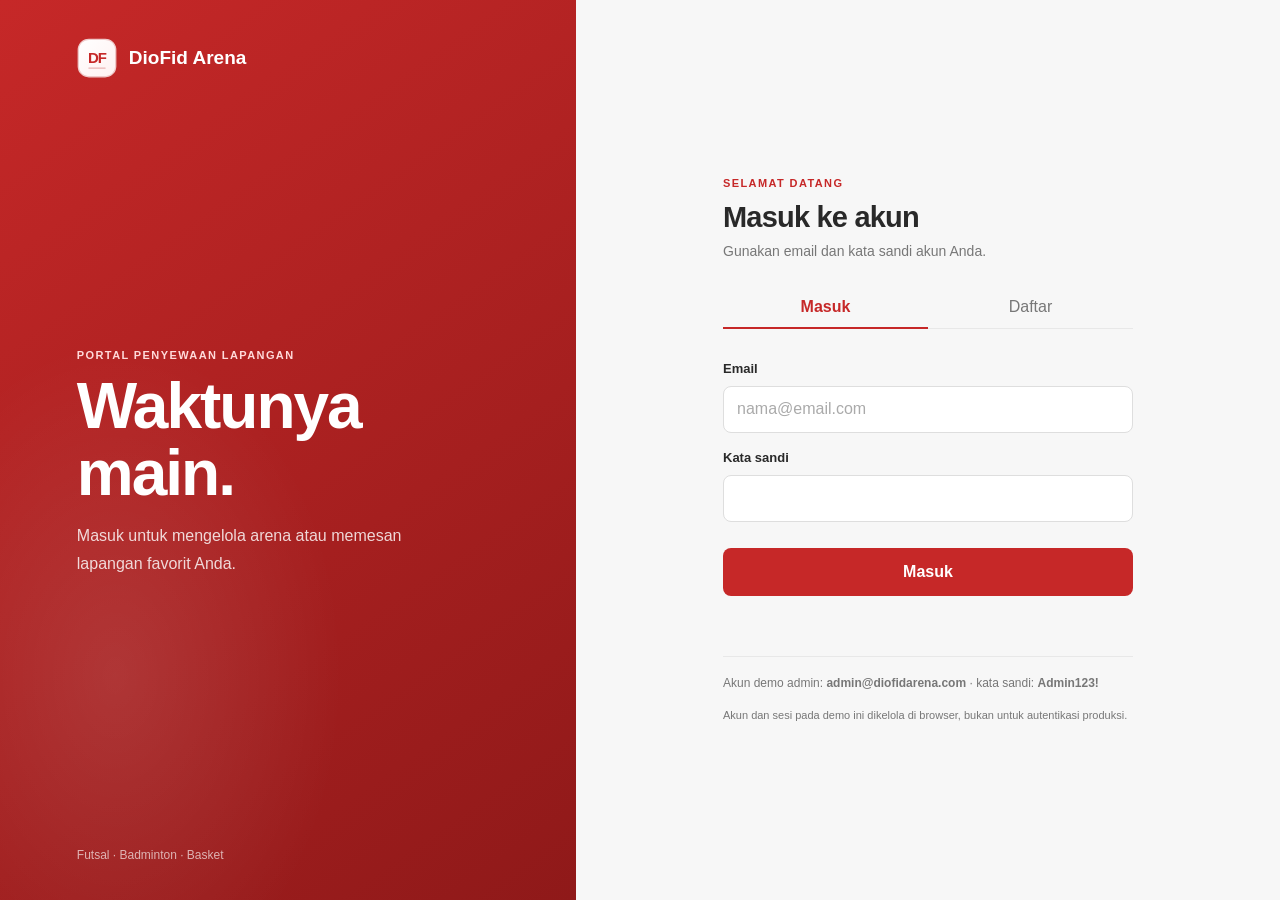
<file: index.html>
<!DOCTYPE html>
<html lang="id">
<head>
  <meta charset="UTF-8">
  <meta name="viewport" content="width=device-width, initial-scale=1.0">
  <meta name="theme-color" content="#c62828">
  <meta name="description" content="Masuk atau daftar untuk menggunakan DioFid Arena.">
  <title>Masuk | DioFid Arena</title>
  <link rel="icon" type="image/svg+xml" href="assets/logo.svg">
  <link rel="stylesheet" href="assets/css/portal.css">
  <script src="assets/js/auth.js" defer></script>
</head>
<body data-page="auth">
  <main class="auth-layout">
    <section class="brand-panel" aria-label="Tentang DioFid Arena">
      <a class="brand" href="index.html">
        <img class="brand-mark" src="assets/logo.svg" alt="">
        <span>DioFid Arena</span>
      </a>
      <div class="brand-copy">
        <p class="eyebrow">PORTAL PENYEWAAN LAPANGAN</p>
        <h1>Waktunya main.</h1>
        <p>Masuk untuk mengelola arena atau memesan lapangan favorit Anda.</p>
      </div>
      <p class="brand-caption">Futsal · Badminton · Basket</p>
    </section>

    <section class="form-panel" aria-labelledby="form-title">
      <div class="form-wrap">
        <div class="form-heading">
          <p class="eyebrow">SELAMAT DATANG</p>
          <h2 id="form-title">Masuk ke akun</h2>
          <p id="form-description">Gunakan email dan kata sandi akun Anda.</p>
        </div>

        <div class="form-tabs" role="tablist" aria-label="Akses akun">
          <button class="form-tab active" id="login-tab" type="button" role="tab" aria-selected="true" data-mode="login">Masuk</button>
          <button class="form-tab" id="register-tab" type="button" role="tab" aria-selected="false" data-mode="register">Daftar</button>
        </div>

        <form class="auth-form" id="login-form">
          <label for="login-email">Email</label>
          <input id="login-email" name="email" type="email" autocomplete="username" placeholder="nama@email.com" required>

          <label for="login-password">Kata sandi</label>
          <input id="login-password" name="password" type="password" autocomplete="current-password" required>

          <button class="submit-button" type="submit">Masuk</button>
        </form>

        <form class="auth-form" id="register-form" hidden>
          <label for="register-name">Nama lengkap</label>
          <input id="register-name" name="name" type="text" minlength="2" autocomplete="name" required>

          <label for="register-email">Email</label>
          <input id="register-email" name="email" type="email" autocomplete="email" placeholder="nama@email.com" required>

          <label for="register-password">Kata sandi (minimal 8 karakter)</label>
          <input id="register-password" name="password" type="password" minlength="8" autocomplete="new-password" required>

          <button class="submit-button" type="submit">Daftar sebagai pelanggan</button>
        </form>

        <p class="form-message" id="form-message" role="status" aria-live="polite"></p>
        <p class="admin-hint">Akun demo admin: <strong>admin@diofidarena.com</strong> · kata sandi: <strong>Admin123!</strong></p>
        <p class="auth-disclaimer">Akun dan sesi pada demo ini dikelola di browser, bukan untuk autentikasi produksi.</p>
      </div>
    </section>
  </main>
</body>
</html>
</file>
<file: assets/css/portal.css>
:root {
  color-scheme: light;
  --red: #c62828;
  --red-dark: #a91f1f;
  --ink: #292929;
  --muted: #777;
  --line: #e8e8e8;
  --surface: #fff;
  --background: #f7f7f7;
  --green: #23834b;
}

* {
  box-sizing: border-box;
}

body {
  min-width: 320px;
  min-height: 100vh;
  margin: 0;
  background: var(--background);
  color: var(--ink);
  font-family: Arial, Helvetica, sans-serif;
}

button,
input {
  font: inherit;
}

.auth-layout {
  display: grid;
  min-height: 100vh;
  grid-template-columns: minmax(300px, 0.9fr) minmax(420px, 1.1fr);
}

.brand-panel {
  display: flex;
  min-height: 100vh;
  flex-direction: column;
  justify-content: space-between;
  background:
    radial-gradient(ellipse at 20% 75%, rgb(255 255 255 / 10%), transparent 35%),
    linear-gradient(145deg, #c62828, #8f1919);
  color: white;
  padding: 38px clamp(28px, 6vw, 88px);
}

.brand {
  display: inline-flex;
  align-items: center;
  gap: 12px;
  color: inherit;
  font-size: 19px;
  font-weight: 700;
  text-decoration: none;
}

.brand-mark {
  display: grid;
  width: 40px;
  height: 40px;
  place-items: center;
  border: 1px solid rgb(255 255 255 / 38%);
  border-radius: 11px;
  background: rgb(255 255 255 / 12%);
  color: white;
  font-size: 13px;
  font-weight: 800;
  letter-spacing: -1.1px;
  line-height: 1;
}

img.brand-mark {
  border: 0;
  background: transparent;
  object-fit: contain;
}

.brand-copy {
  max-width: 440px;
  margin: auto 0;
  padding: 56px 0;
}

.eyebrow {
  margin: 0 0 12px;
  color: var(--red);
  font-size: 11px;
  font-weight: 700;
  letter-spacing: 1.4px;
  text-transform: uppercase;
}

.brand-copy .eyebrow {
  color: #ffdada;
}

.brand-copy h1 {
  margin: 0 0 16px;
  font-size: clamp(40px, 5vw, 66px);
  letter-spacing: -2px;
  line-height: 1.04;
}

.brand-copy > p:last-child {
  max-width: 350px;
  margin: 0;
  color: rgb(255 255 255 / 82%);
  font-size: 16px;
  line-height: 1.7;
}

.brand-caption {
  margin: 0;
  color: rgb(255 255 255 / 65%);
  font-size: 12px;
}

.form-panel {
  display: grid;
  min-height: 100vh;
  place-items: center;
  padding: 40px 28px;
}

.form-wrap {
  width: min(100%, 410px);
}

.form-heading {
  margin-bottom: 27px;
}

.form-heading h2 {
  margin: 0 0 9px;
  font-size: 29px;
  letter-spacing: -0.8px;
}

.form-heading > p:last-child {
  margin: 0;
  color: var(--muted);
  font-size: 14px;
}

.form-tabs {
  display: grid;
  grid-template-columns: 1fr 1fr;
  border-bottom: 1px solid var(--line);
  margin-bottom: 25px;
}

.form-tab {
  position: relative;
  border: 0;
  background: transparent;
  color: var(--muted);
  padding: 12px 8px;
  cursor: pointer;
}

.form-tab.active {
  color: var(--red);
  font-weight: 700;
}

.form-tab.active::after {
  position: absolute;
  right: 0;
  bottom: -1px;
  left: 0;
  height: 2px;
  background: var(--red);
  content: "";
}

.auth-form {
  display: grid;
  gap: 10px;
}

.auth-form[hidden] {
  display: none;
}

.auth-form label {
  margin-top: 7px;
  font-size: 13px;
  font-weight: 600;
}

.auth-form input {
  width: 100%;
  min-height: 47px;
  border: 1px solid #dedede;
  border-radius: 8px;
  background: white;
  color: var(--ink);
  padding: 0 13px;
  outline: none;
}

.auth-form input:focus {
  border-color: var(--red);
  box-shadow: 0 0 0 3px rgb(198 40 40 / 10%);
}

.auth-form input::placeholder {
  color: #aaa;
}

.submit-button {
  min-height: 48px;
  border: 0;
  border-radius: 8px;
  background: var(--red);
  color: white;
  margin-top: 16px;
  font-weight: 700;
  cursor: pointer;
}

.submit-button:hover {
  background: var(--red-dark);
}

.form-message {
  min-height: 20px;
  margin: 15px 0 0;
  color: var(--red-dark);
  font-size: 13px;
  line-height: 1.5;
}

.form-message.success {
  color: var(--green);
}

.admin-hint {
  border-top: 1px solid var(--line);
  color: var(--muted);
  margin: 25px 0 0;
  padding-top: 17px;
  font-size: 12px;
  line-height: 1.5;
}

.auth-disclaimer {
  margin: 15px 0 0;
  color: var(--muted);
  font-size: 11px;
  line-height: 1.5;
}

.fields-layout {
  width: min(100% - 40px, 1120px);
  margin: 0 auto;
  padding: 30px 0 52px;
}

.fields-header {
  display: flex;
  align-items: center;
  justify-content: space-between;
  gap: 18px;
  border-bottom: 1px solid var(--line);
  background: white;
  padding: 18px max(20px, calc((100% - 1120px) / 2));
}

.fields-header .brand {
  color: var(--ink);
}

.fields-header .brand-mark {
  border-color: rgb(198 40 40 / 15%);
  background: linear-gradient(145deg, var(--red), var(--red-dark));
  color: white;
  box-shadow: 0 3px 8px rgb(198 40 40 / 18%);
}

.fields-header img.brand-mark {
  border: 0;
  background: transparent;
  box-shadow: none;
}

.user-nav {
  display: flex;
  align-items: center;
  gap: 20px;
}

.user-nav a {
  color: var(--muted);
  font-size: 13px;
  font-weight: 600;
  text-decoration: none;
}

.user-nav a:hover,
.user-nav a[aria-current="page"] {
  color: var(--red);
}

.header-actions {
  display: flex;
  align-items: center;
  gap: 16px;
}

.welcome-name {
  color: var(--muted);
  font-size: 13px;
}

.logout-button {
  min-height: 38px;
  border: 1px solid var(--line);
  border-radius: 7px;
  background: white;
  color: var(--ink);
  padding: 0 13px;
  cursor: pointer;
}

.fields-heading {
  margin: 34px 0 23px;
}

.fields-heading h1 {
  margin: 0 0 8px;
  font-size: clamp(25px, 4vw, 34px);
  letter-spacing: -0.8px;
}

.fields-heading p {
  margin: 0;
  color: var(--muted);
  line-height: 1.6;
}

.fields-grid {
  display: grid;
  grid-template-columns: repeat(3, minmax(0, 1fr));
  gap: 18px;
}

.field-card {
  display: block;
  overflow: hidden;
  border: 1px solid var(--line);
  border-radius: 12px;
  background: var(--surface);
  color: inherit;
  text-decoration: none;
  transition: border-color 150ms ease, box-shadow 150ms ease, transform 150ms ease;
}

.field-card:hover {
  transform: translateY(-2px);
  border-color: #efcaca;
  box-shadow: 0 10px 24px rgb(41 41 41 / 7%);
}

.field-card:focus-visible {
  outline: 3px solid rgb(198 40 40 / 35%);
  outline-offset: 3px;
}

.field-visual {
  display: grid;
  min-height: 150px;
  place-items: center;
  background:
    linear-gradient(135deg, rgb(29 107 65 / 82%), rgb(15 73 43 / 94%)),
    repeating-linear-gradient(90deg, transparent 0 55px, rgb(255 255 255 / 8%) 56px 58px);
  color: white;
}

.field-visual svg {
  width: 76px;
  height: 55px;
  fill: none;
  stroke: currentColor;
  stroke-width: 1.4;
}

.field-card-content {
  padding: 17px;
}

.field-card h2 {
  margin: 0 0 7px;
  font-size: 17px;
}

.field-card p {
  min-height: 38px;
  margin: 0;
  color: var(--muted);
  font-size: 13px;
  line-height: 1.5;
}

.field-card-footer {
  display: flex;
  align-items: center;
  justify-content: space-between;
  gap: 12px;
  border-top: 1px solid var(--line);
  margin-top: 15px;
  padding-top: 14px;
}

.field-price {
  font-size: 13px;
  font-weight: 700;
}

.field-price span {
  display: block;
  margin-top: 3px;
  color: var(--muted);
  font-size: 11px;
  font-weight: 400;
}

.book-button {
  min-height: 36px;
  border: 0;
  border-radius: 7px;
  background: var(--red);
  color: white;
  padding: 0 12px;
  font-size: 12px;
  font-weight: 700;
  cursor: pointer;
}

.book-button:disabled {
  cursor: not-allowed;
  opacity: 0.65;
}

.booking-form {
  display: grid;
  gap: 11px;
  border-top: 1px solid var(--line);
  margin-top: 16px;
  padding-top: 14px;
}

.booking-form label {
  display: grid;
  gap: 6px;
  color: var(--ink);
  font-size: 12px;
  font-weight: 600;
}

.booking-form input,
.booking-form select {
  width: 100%;
  min-height: 38px;
  border: 1px solid #dedede;
  border-radius: 7px;
  background: white;
  color: var(--ink);
  padding: 8px 9px;
  font: inherit;
  font-size: 13px;
}

.booking-form-message {
  min-height: 16px;
  margin: 0;
  color: var(--green);
  font-size: 12px;
  line-height: 1.5;
}

.booking-form-message.is-error {
  color: var(--red);
}

.field-photo {
  width: 100%;
  height: 100%;
  object-fit: cover;
}

.field-visual-label {
  font-size: 18px;
  font-weight: 700;
}

.field-card .field-card-details {
  min-height: 0;
  margin-top: 10px;
  font-size: 12px;
}

.field-card .field-card-description {
  min-height: 38px;
  margin-top: 8px;
}

.field-detail-link {
  color: var(--red);
  font-size: 12px;
  font-weight: 700;
  white-space: nowrap;
}

.field-detail-layout {
  display: grid;
  grid-template-columns: minmax(0, 1.15fr) minmax(290px, 0.85fr);
  align-items: start;
  gap: 20px;
  margin-top: 20px;
}

.field-detail-layout[hidden] {
  display: none;
}

.field-detail-panel,
.field-booking-panel {
  overflow: hidden;
  border: 1px solid var(--line);
  border-radius: 12px;
  background: white;
}

.field-detail-visual {
  min-height: 240px;
}

.field-detail-visual .field-visual-label {
  font-size: 25px;
  letter-spacing: 1px;
  text-transform: uppercase;
}

.field-detail-content,
.field-booking-panel {
  padding: 22px;
}

.field-detail-content h1,
.field-booking-panel h2,
.customer-guide h1 {
  margin: 0 0 9px;
  font-size: 26px;
  letter-spacing: -0.7px;
}

.field-detail-content .eyebrow,
.field-booking-panel .eyebrow,
.customer-guide .eyebrow {
  margin: 0 0 8px;
}

.field-detail-list {
  display: grid;
  gap: 17px;
  margin: 22px 0 0;
}

.field-detail-list dt {
  margin-bottom: 5px;
  color: var(--muted);
  font-size: 11px;
  font-weight: 700;
  letter-spacing: 0.5px;
  text-transform: uppercase;
}

.field-detail-list dd {
  margin: 0;
  font-size: 13px;
  line-height: 1.6;
}

.field-detail-price {
  margin: 0 0 17px;
  color: var(--red);
  font-size: 18px;
  font-weight: 700;
}

.field-booking-panel .booking-form {
  border: 0;
  margin: 0;
  padding: 0;
}

.field-booking-panel .booking-form label {
  margin-top: 2px;
}

.field-booking-panel .book-button {
  min-height: 43px;
  margin-top: 5px;
}

.booking-help {
  margin: 13px 0 0;
  color: var(--muted);
  font-size: 11px;
  line-height: 1.6;
}

.portal-back-link {
  display: inline-block;
  color: var(--red);
  font-size: 12px;
  font-weight: 700;
  text-decoration: none;
}

.portal-message {
  margin: 18px 0;
  color: var(--muted);
  font-size: 13px;
}

.portal-message.is-error {
  color: var(--red);
}

.portal-message[hidden] {
  display: none;
}

.customer-guide {
  max-width: 820px;
  margin: 20px auto;
  border: 1px solid var(--line);
  border-radius: 12px;
  background: white;
  padding: clamp(22px, 5vw, 40px);
}

.guide-steps {
  display: grid;
  gap: 13px;
  margin: 25px 0;
  padding: 0;
  list-style: none;
}

.guide-steps li {
  display: flex;
  gap: 15px;
  border: 1px solid var(--line);
  border-radius: 9px;
  padding: 16px;
}

.guide-steps li > span {
  color: var(--red);
  font-size: 12px;
  font-weight: 700;
}

.guide-steps h2 {
  margin: 0 0 5px;
  font-size: 15px;
}

.guide-steps p {
  margin: 0;
  color: var(--muted);
  font-size: 12px;
  line-height: 1.6;
}

.guide-link {
  display: inline-flex;
  align-items: center;
  text-decoration: none;
}

.fields-empty {
  color: var(--muted);
  margin: 22px 0;
  text-align: center;
}

.page-notice {
  max-width: 760px;
}

.page-notice h2 {
  margin: 0 0 10px;
  font-size: 17px;
}

.page-notice p,
.page-message {
  color: var(--muted);
  font-size: 13px;
  line-height: 1.6;
}

.page-notice p {
  margin: 0 0 14px;
}

.page-message {
  margin: 16px 21px;
}

.field-management {
  margin-bottom: 22px;
}

.field-form {
  display: grid;
  grid-template-columns: repeat(3, minmax(0, 1fr));
  gap: 15px;
  border-bottom: 1px solid var(--line);
  padding-bottom: 22px;
}

.field-form label {
  display: grid;
  align-content: start;
  gap: 7px;
  font-size: 12px;
  font-weight: 600;
}

.field-form input,
.field-form select,
.field-form textarea {
  width: 100%;
  min-height: 40px;
  border: 1px solid #dedede;
  border-radius: 7px;
  background: white;
  color: var(--ink);
  padding: 9px 10px;
  font: inherit;
  font-size: 13px;
}

.field-form input[type="file"] {
  padding: 7px;
}

.field-form textarea {
  min-height: 76px;
  resize: vertical;
}

.field-form input:focus,
.field-form select:focus,
.field-form textarea:focus {
  border-color: var(--red);
  outline: 2px solid rgb(198 40 40 / 12%);
}

.field-input-hint {
  color: var(--muted);
  font-size: 11px;
  font-weight: 400;
}

.field-description {
  grid-column: span 2;
}

.field-status-input {
  grid-column: 1 / 2;
}

.field-form-actions {
  display: flex;
  align-items: center;
  gap: 9px;
}

.secondary-button {
  min-height: 38px;
  border: 1px solid var(--line);
  border-radius: 7px;
  background: white;
  color: var(--ink);
  padding: 0 12px;
  font-weight: 600;
  cursor: pointer;
}

.secondary-button:hover {
  background: #f7f7f7;
}

.delete-button {
  color: var(--red);
}

.field-form-message {
  grid-column: 1 / -1;
  min-height: 18px;
  margin: 0;
  color: var(--green);
  font-size: 12px;
}

.field-form-message.is-error {
  color: var(--red);
}

.admin-field-list {
  display: grid;
  grid-template-columns: repeat(2, minmax(0, 1fr));
  gap: 14px;
  padding-top: 20px;
}

.admin-field-card {
  display: grid;
  grid-template-columns: 130px minmax(0, 1fr);
  overflow: hidden;
  border: 1px solid var(--line);
  border-radius: 9px;
}

.admin-field-card .field-visual {
  min-height: 100%;
}

.admin-field-content {
  min-width: 0;
  padding: 12px;
}

.admin-field-title {
  display: flex;
  align-items: flex-start;
  justify-content: space-between;
  gap: 8px;
}

.admin-field-title h3 {
  margin: 0;
  font-size: 14px;
}

.admin-field-content p {
  margin: 8px 0 0;
  color: var(--muted);
  font-size: 11px;
  line-height: 1.5;
}

.admin-field-content .admin-field-description {
  display: -webkit-box;
  overflow: hidden;
  -webkit-box-orient: vertical;
  -webkit-line-clamp: 2;
}

.field-status {
  flex: 0 0 auto;
  border-radius: 20px;
  background: #f1f1f1;
  color: #666;
  padding: 4px 8px;
  font-size: 10px;
  font-weight: 600;
}

.field-status.is-active {
  background: #eaf7ef;
  color: #23834b;
}

.admin-field-actions {
  display: flex;
  gap: 7px;
  margin-top: 12px;
}

.admin-field-actions .secondary-button {
  min-height: 31px;
  font-size: 11px;
}

.booking-message {
  min-height: 20px;
  color: var(--green);
  margin: 20px 0 0;
  font-size: 13px;
}

html:not(.authorized) body {
  visibility: hidden;
}

@media (max-width: 760px) {
  .auth-layout {
    grid-template-columns: 1fr;
  }

  .brand-panel {
    min-height: 0;
    padding: 22px 24px;
  }

  .brand-copy {
    padding: 42px 0 35px;
  }

  .brand-copy h1 {
    font-size: 44px;
  }

  .brand-caption {
    display: none;
  }

  .form-panel {
    min-height: auto;
    padding: 38px 24px 48px;
  }

  .fields-grid {
    grid-template-columns: repeat(2, minmax(0, 1fr));
  }

  .field-form {
    grid-template-columns: repeat(2, minmax(0, 1fr));
  }

  .admin-field-list {
    grid-template-columns: 1fr;
  }

  .fields-header {
    padding-right: 20px;
    padding-left: 20px;
  }

  .field-detail-layout {
    grid-template-columns: 1fr;
  }
}

@media (max-width: 520px) {
  .fields-header {
    align-items: flex-start;
    flex-wrap: wrap;
  }

  .fields-header .user-nav {
    padding-left: 1px;
  }

  .fields-header .brand {
    font-size: 15px;
  }

  .fields-header .brand-mark {
    width: 34px;
    height: 34px;
  }

  .header-actions {
    flex-direction: column;
    align-items: flex-end;
    gap: 7px;
  }

  .user-nav {
    order: 3;
    width: 100%;
    justify-content: flex-start;
    border-top: 1px solid var(--line);
    padding-top: 12px;
  }

  .welcome-name {
    font-size: 11px;
  }

  .fields-layout {
    width: min(100% - 32px, 1120px);
  }

  .fields-grid {
    grid-template-columns: 1fr;
  }

  .field-detail-visual {
    min-height: 190px;
  }

  .field-detail-content,
  .field-booking-panel {
    padding: 18px;
  }

  .field-detail-content h1,
  .customer-guide h1 {
    font-size: 23px;
  }

  .field-form {
    grid-template-columns: 1fr;
  }

  .field-description,
  .field-status-input,
  .field-form-message {
    grid-column: 1;
  }

  .admin-field-card {
    grid-template-columns: 100px minmax(0, 1fr);
  }
}
</file>
<file: admin/css/style.css>
:root {
      color-scheme: light;
      --red: #c62828;
      --red-dark: #a91f1f;
      --red-light: #fff1f1;
      --ink: #292929;
      --muted: #777;
      --line: #eeeeee;
      --surface: #ffffff;
      --background: #f8f8f8;
      --green: #23834b;
      --green-light: #eaf7ef;
      --amber: #a86a12;
      --amber-light: #fff5e5;
    }

    * {
      box-sizing: border-box;
    }

    body {
      margin: 0;
      background: var(--background);
      color: var(--ink);
      font-family: Arial, Helvetica, sans-serif;
      font-size: 14px;
    }

    a {
      color: inherit;
      text-decoration: none;
    }

    button {
      font: inherit;
    }

    .layout {
      min-height: 100vh;
    }

    .sidebar {
      position: sticky;
      top: 0;
      z-index: 2;
      display: flex;
      width: 100%;
      flex-wrap: wrap;
      align-items: center;
      gap: 16px;
      border-bottom: 1px solid var(--line);
      background: var(--surface);
      padding: 12px 34px;
    }

    .brand {
      display: flex;
      align-items: center;
      gap: 11px;
      margin: 0;
      font-size: 19px;
      font-weight: 700;
      letter-spacing: -0.5px;
      white-space: nowrap;
    }

    .brand-mark {
      display: grid;
      width: 38px;
      height: 38px;
      place-items: center;
      border-radius: 11px;
      border: 1px solid rgb(255 255 255 / 20%);
      background: linear-gradient(145deg, var(--red), var(--red-dark));
      color: white;
      font-size: 13px;
      font-weight: 800;
      letter-spacing: -1.1px;
      line-height: 1;
    }

    img.brand-mark {
      border: 0;
      background: transparent;
      object-fit: contain;
    }

    .nav-label {
      display: none;
    }

    .sidebar nav {
      order: 3;
      flex: 1 0 100%;
      min-width: 0;
    }

    .nav-list {
      display: flex;
      flex-wrap: wrap;
      justify-content: flex-start;
      gap: 5px;
      margin: 0;
      padding: 0;
      list-style: none;
    }

    .nav-link {
      display: flex;
      min-height: 40px;
      align-items: center;
      gap: 8px;
      border-radius: 8px;
      color: #666;
      padding: 0 10px;
      font-size: 13px;
      transition: background 150ms ease, color 150ms ease;
      white-space: nowrap;
    }

    .nav-link.active,
    a.nav-link:hover {
      background: var(--red-light);
      color: var(--red);
    }

    .nav-link.active {
      font-weight: 700;
    }

    .nav-link svg {
      width: 17px;
      height: 17px;
      flex: 0 0 auto;
      fill: none;
      stroke: currentColor;
      stroke-linecap: round;
      stroke-linejoin: round;
      stroke-width: 1.7;
    }

    .sidebar-bottom {
      flex-shrink: 0;
      margin-left: auto;
    }

    .admin-profile {
      display: flex;
      align-items: center;
      gap: 11px;
      padding: 0;
    }

    .avatar {
      display: grid;
      width: 38px;
      height: 38px;
      flex: 0 0 auto;
      place-items: center;
      border-radius: 50%;
      background: var(--red-light);
      color: var(--red);
      font-weight: 700;
    }

    .profile-name {
      margin: 0 0 3px;
      font-size: 13px;
      font-weight: 700;
    }

    .profile-role {
      margin: 0;
      color: var(--muted);
      font-size: 12px;
    }

    .admin-profile .logout-button {
      min-height: 34px;
      border: 1px solid var(--line);
      border-radius: 7px;
      background: white;
      color: var(--ink);
      padding: 0 10px;
      font-size: 12px;
      cursor: pointer;
    }

    .main {
      min-height: 100vh;
      margin-left: 0;
    }

    .topbar {
      display: flex;
      min-height: 76px;
      align-items: center;
      justify-content: space-between;
      border-bottom: 1px solid var(--line);
      background: var(--surface);
      padding: 0 34px;
    }

    .breadcrumb {
      color: var(--muted);
      font-size: 13px;
    }

    .breadcrumb strong {
      color: var(--ink);
      font-weight: 600;
    }

    .topbar-right {
      display: flex;
      align-items: center;
      gap: 18px;
    }

    .today {
      color: var(--muted);
      font-size: 13px;
    }

    .notification {
      position: relative;
      display: grid;
      width: 38px;
      height: 38px;
      place-items: center;
      border: 1px solid var(--line);
      border-radius: 9px;
      background: white;
      color: #555;
    }

    .notification svg {
      width: 18px;
      height: 18px;
      fill: none;
      stroke: currentColor;
      stroke-linecap: round;
      stroke-linejoin: round;
      stroke-width: 1.7;
    }

    .notification-dot {
      position: absolute;
      top: 7px;
      right: 7px;
      width: 7px;
      height: 7px;
      border: 1.5px solid white;
      border-radius: 50%;
      background: var(--red);
    }

    .content {
      width: min(100%, 1440px);
      margin: 0 auto;
      padding: 32px 34px 42px;
    }

    .page-heading {
      display: flex;
      align-items: flex-end;
      justify-content: space-between;
      gap: 16px;
      margin-bottom: 25px;
    }

    .page-heading h1 {
      margin: 0 0 7px;
      font-size: 25px;
      letter-spacing: -0.6px;
    }

    .page-heading p {
      margin: 0;
      color: var(--muted);
      font-size: 13px;
    }

    .primary-button {
      display: inline-flex;
      min-height: 40px;
      align-items: center;
      justify-content: center;
      gap: 8px;
      border: 0;
      border-radius: 8px;
      background: var(--red);
      color: white;
      padding: 0 15px;
      font-weight: 600;
      cursor: pointer;
    }

    .primary-button:hover {
      background: var(--red-dark);
    }

    .primary-button svg {
      width: 16px;
      height: 16px;
      fill: none;
      stroke: currentColor;
      stroke-linecap: round;
      stroke-width: 2;
    }

    .stats-grid {
      display: grid;
      grid-template-columns: repeat(4, minmax(0, 1fr));
      gap: 17px;
      margin-bottom: 22px;
    }

    .stat-card,
    .panel {
      border: 1px solid var(--line);
      border-radius: 11px;
      background: var(--surface);
    }

    .stat-card {
      min-height: 144px;
      padding: 18px 19px;
    }

    .stat-top {
      display: flex;
      align-items: center;
      justify-content: space-between;
      gap: 8px;
      color: var(--muted);
      font-size: 12px;
    }

    .stat-icon {
      display: grid;
      width: 34px;
      height: 34px;
      place-items: center;
      border-radius: 9px;
      background: var(--red-light);
      color: var(--red);
    }

    .stat-icon svg {
      width: 18px;
      height: 18px;
      fill: none;
      stroke: currentColor;
      stroke-linecap: round;
      stroke-linejoin: round;
      stroke-width: 1.7;
    }

    .stat-value {
      margin: 13px 0 7px;
      font-size: 25px;
      font-weight: 700;
      letter-spacing: -0.7px;
    }

    .stat-note {
      margin: 0;
      color: var(--muted);
      font-size: 11px;
    }

    .stat-note strong {
      color: var(--green);
      font-weight: 600;
    }

    .overview-grid {
      display: grid;
      grid-template-columns: minmax(0, 1.65fr) minmax(265px, 1fr);
      gap: 18px;
      margin-bottom: 22px;
    }

    .panel {
      padding: 21px;
    }

    .panel-heading {
      display: flex;
      align-items: flex-start;
      justify-content: space-between;
      gap: 12px;
      margin-bottom: 20px;
    }

    .panel-heading h2 {
      margin: 0 0 5px;
      font-size: 15px;
    }

    .panel-heading p {
      margin: 0;
      color: var(--muted);
      font-size: 12px;
    }

    .period-select {
      border: 1px solid var(--line);
      border-radius: 7px;
      background: white;
      color: #555;
      padding: 8px 10px;
      font: inherit;
      font-size: 11px;
    }

    .chart {
      display: grid;
      height: 192px;
      grid-template-columns: repeat(7, minmax(0, 1fr));
      align-items: end;
      gap: 12px;
      border-bottom: 1px solid var(--line);
      background: repeating-linear-gradient(
        to bottom,
        transparent 0,
        transparent 46px,
        #f2f2f2 47px,
        transparent 48px
      );
      padding: 0 8px;
    }

    .chart-day {
      display: flex;
      height: 100%;
      flex-direction: column;
      align-items: center;
      justify-content: flex-end;
      gap: 9px;
      color: var(--muted);
      font-size: 10px;
    }

    .chart-bar {
      width: min(30px, 75%);
      min-height: 8px;
      border-radius: 5px 5px 0 0;
      background: #efb4b4;
    }

    .chart-bar-45 { height: 45%; }
    .chart-bar-52 { height: 52%; }
    .chart-bar-62 { height: 62%; }
    .chart-bar-65 { height: 65%; }
    .chart-bar-70 { height: 70%; }
    .chart-bar-78 { height: 78%; }
    .chart-bar-92 { height: 92%; }

    .chart-bar.highlight {
      background: var(--red);
    }

    .chart-label {
      padding-bottom: 8px;
    }

    .field-list {
      display: grid;
      gap: 17px;
      margin-top: 24px;
    }

    .field-item {
      display: grid;
      grid-template-columns: 1fr auto;
      gap: 9px 12px;
      align-items: center;
      font-size: 12px;
    }

    .field-item strong {
      font-size: 12px;
    }

    .field-item span {
      color: var(--muted);
    }

    .progress-track {
      grid-column: 1 / -1;
      height: 7px;
      overflow: hidden;
      border-radius: 10px;
      background: #f1f1f1;
    }

    .progress-fill {
      height: 100%;
      border-radius: inherit;
      background: var(--red);
    }

    .progress-58 { width: 58%; }
    .progress-72 { width: 72%; }
    .progress-86 { width: 86%; }

    .table-panel {
      padding: 0;
      overflow: hidden;
    }

    .table-panel .panel-heading {
      align-items: center;
      margin: 0;
      padding: 20px 21px;
    }

    .text-link {
      color: var(--red);
      font-size: 12px;
      font-weight: 600;
    }

    .table-wrap {
      overflow-x: auto;
    }

    table {
      width: 100%;
      border-collapse: collapse;
      text-align: left;
      white-space: nowrap;
    }

    thead {
      background: #fafafa;
    }

    th,
    td {
      border-top: 1px solid var(--line);
      padding: 13px 21px;
    }

    th {
      color: var(--muted);
      font-size: 11px;
      font-weight: 600;
    }

    td {
      font-size: 12px;
    }

    .customer-cell {
      display: flex;
      align-items: center;
      gap: 9px;
      font-weight: 600;
    }

    .customer-avatar {
      display: grid;
      width: 30px;
      height: 30px;
      place-items: center;
      border-radius: 50%;
      background: #f6f1f1;
      color: #755454;
      font-size: 10px;
      font-weight: 700;
    }

    .status {
      display: inline-block;
      border-radius: 20px;
      padding: 5px 9px;
      font-size: 10px;
      font-weight: 600;
    }

    .status.confirmed {
      background: var(--green-light);
      color: var(--green);
    }

    .status.waiting {
      background: var(--amber-light);
      color: var(--amber);
    }

    .status.cancelled {
      background: var(--red-light);
      color: var(--red);
    }

    @media (max-width: 1100px) {
      .sidebar {
        row-gap: 8px;
        padding: 12px 24px;
      }

      .stats-grid {
        grid-template-columns: repeat(2, minmax(0, 1fr));
      }

      .overview-grid {
        grid-template-columns: minmax(0, 1.3fr) minmax(240px, 1fr);
      }
    }

    @media (max-width: 760px) {
      .sidebar {
        position: static;
        padding: 12px 18px;
      }

      .nav-list {
        overflow-x: auto;
        flex-wrap: nowrap;
      }

      .nav-link {
        min-height: 38px;
        font-size: 12px;
      }

      .nav-link svg {
        width: 15px;
        height: 15px;
      }

      .topbar {
        min-height: 60px;
        padding: 0 20px;
      }

      .content {
        padding: 25px 20px 32px;
      }

      .overview-grid {
        grid-template-columns: 1fr;
      }
    }

    @media (max-width: 480px) {
      .brand {
        font-size: 17px;
      }

      .brand-mark {
        width: 34px;
        height: 34px;
      }

      .profile-name,
      .profile-role {
        display: none;
      }

      .avatar {
        width: 34px;
        height: 34px;
      }

      .stats-grid {
        grid-template-columns: 1fr 1fr;
        gap: 10px;
      }

      .stat-card {
        min-height: 132px;
        padding: 14px;
      }

      .stat-value {
        font-size: 22px;
      }

      .stat-top {
        font-size: 11px;
      }

      .page-heading {
        align-items: flex-start;
      }

      .page-heading h1 {
        font-size: 22px;
      }

      .primary-button {
        min-height: 36px;
        padding: 0 10px;
        font-size: 11px;
        white-space: nowrap;
      }

      .today {
        font-size: 11px;
      }

      .topbar-right {
        gap: 10px;
      }

      .chart {
        gap: 5px;
        padding: 0 2px;
      }

      .panel {
        padding: 16px;
      }

      .table-panel {
        padding: 0;
      }
    }
</file>
